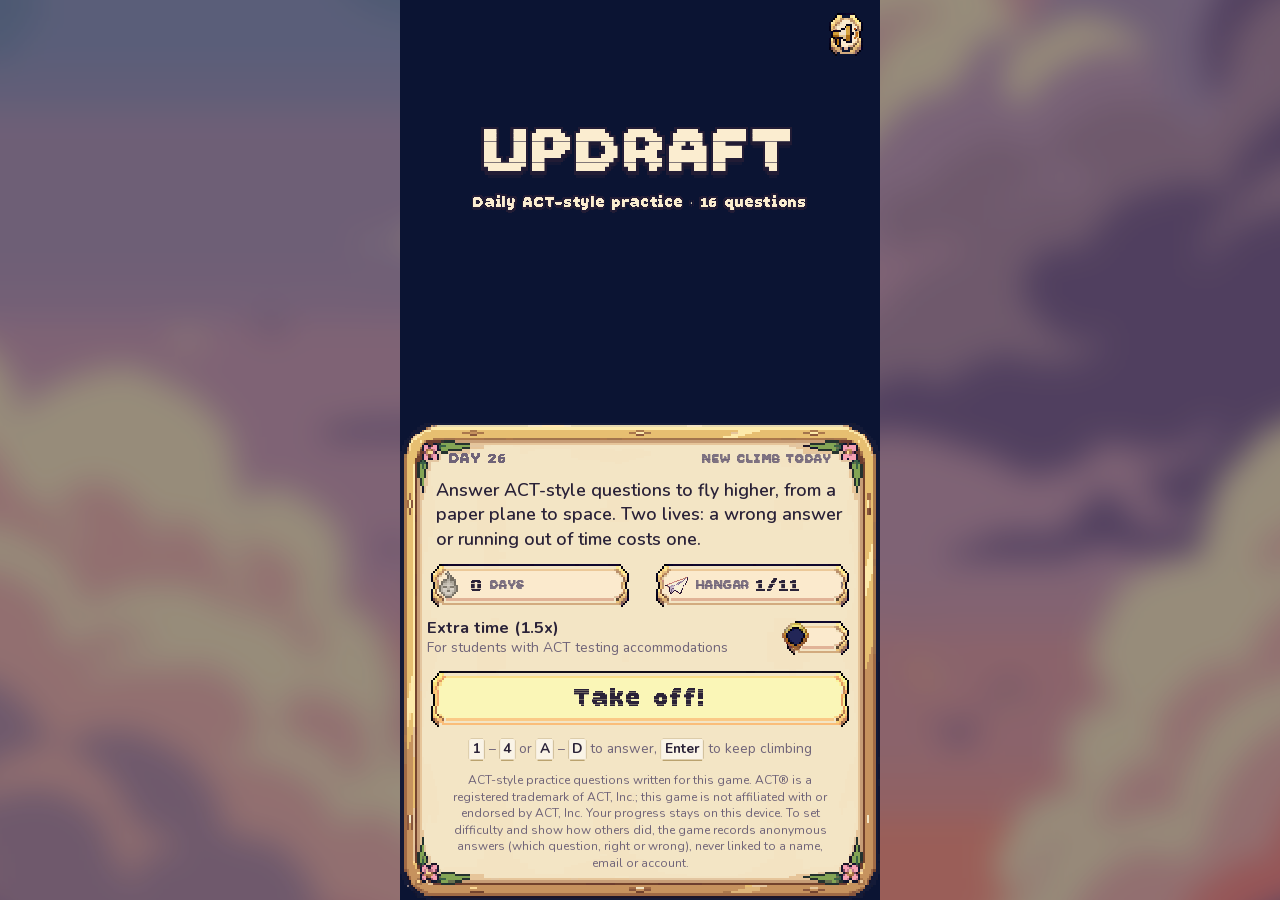
<file: index.html>
<!DOCTYPE html><html lang="en" class="XR_rJG_variable _8Li5zG_variable VBCQ2q_variable h-full antialiased"><head><meta charSet="utf-8"/><link rel="preconnect" href="https://eudpbprpbgqlcmcihwbh.supabase.co" crossorigin=""/><meta name="viewport" content="width=device-width, initial-scale=1, viewport-fit=cover"/><link rel="preload" href="/_next/static/media/07a39a8a4660cc7c-s.p.0r6juujl39pe6.woff2" as="font" crossorigin="" type="font/woff2"/><link rel="preload" href="/_next/static/media/29e2a75af8e45044-s.p.2kjei9psvcorz.woff2" as="font" crossorigin="" type="font/woff2"/><link rel="preload" href="/_next/static/media/updraft_display-s.p.1v7mnfxmpzm6w.ttf" as="font" crossorigin="" type="font/ttf"/><link rel="preload" href="/art/opening/sky-dawn.png?v=2b425d65" as="image" fetchPriority="high"/><link rel="stylesheet" href="/_next/static/chunks/108s835h1jgzg.css" data-precedence="next"/><link rel="preload" as="script" fetchPriority="low" href="/_next/static/chunks/0wfurka9errm3.js"/><script src="/_next/static/chunks/0yz0oxanetv6p.js" async=""></script><script src="/_next/static/chunks/23e6jep2anmtk.js" async=""></script><script src="/_next/static/chunks/turbopack-2u1d16houkiyo.js" async=""></script><script src="/_next/static/chunks/3qfy96eoyh-ek.js" async=""></script><script src="/_next/static/chunks/3knvskeg6423m.js" async=""></script><script src="/_next/static/chunks/2mmktbg-8gfmn.js" async=""></script><meta name="next-size-adjust" content=""/><meta name="theme-color" content="#14213d"/><title>Updraft: a daily ACT-style practice climb</title><meta name="description" content="Updraft is a free daily ACT-style practice game. Answer right to fly higher, from a paper plane to space. You get two lives, and everyone gets the same 16-step climb each day."/><link rel="manifest" href="/manifest.webmanifest"/><link rel="canonical" href="https://playupdraft.com"/><meta name="mobile-web-app-capable" content="yes"/><meta name="apple-mobile-web-app-title" content="Updraft"/><meta name="apple-mobile-web-app-status-bar-style" content="black-translucent"/><meta property="og:title" content="Updraft: a daily ACT-style practice climb"/><meta property="og:description" content="Updraft is a free daily ACT-style practice game. Answer right to fly higher, from a paper plane to space. You get two lives, and everyone gets the same 16-step climb each day."/><meta property="og:url" content="https://playupdraft.com"/><meta property="og:site_name" content="Updraft"/><meta property="og:image" content="https://playupdraft.com/opengraph-image.png?opengraph-image.13_mpj6ec3se4.png"/><meta property="og:image:type" content="image/png"/><meta property="og:image:width" content="1200"/><meta property="og:image:height" content="630"/><meta property="og:image:alt" content="Updraft, a daily ACT-style practice climb: pixel-art screens of a biplane, an airship and a Moon rocket."/><meta property="og:type" content="website"/><meta name="twitter:card" content="summary_large_image"/><meta name="twitter:title" content="Updraft: a daily ACT-style practice climb"/><meta name="twitter:description" content="Updraft is a free daily ACT-style practice game. Answer right to fly higher, from a paper plane to space. You get two lives, and everyone gets the same 16-step climb each day."/><meta name="twitter:image" content="https://playupdraft.com/twitter-image.png?twitter-image.13_mpj6ec3se4.png"/><meta name="twitter:image:alt" content="Updraft, a daily ACT-style practice climb: pixel-art screens of a biplane, an airship and a Moon rocket."/><meta name="twitter:image:type" content="image/png"/><meta name="twitter:image:width" content="1200"/><meta name="twitter:image:height" content="630"/><link rel="icon" href="/icon.png?icon.2e57di_v7igrp.png" sizes="64x64" type="image/png"/><link rel="apple-touch-icon" href="/apple-icon.png?apple-icon.0zh2d3x1b65fm.png" sizes="180x180" type="image/png"/><script src="/_next/static/chunks/0cz1d0mv5g_q7.js" noModule=""></script></head><body class="min-h-full" style="--ui-panel:url(/art/ui/panel.png?v=f7bab681);--ui-button:url(/art/ui/button.png?v=4426a761);--ui-badge:url(/art/ui/badge.png?v=4f01d18e)"><div hidden=""><!--$--><!--/$--></div><main class="relative flex h-[100dvh] justify-center"><div aria-hidden="true" class="fixed inset-0" style="background:linear-gradient(#809ac1, #e5b4b8 45%, #fdbb98 75%, #d9a7ab)"></div><div class="relative h-full overflow-hidden" style="width:var(--col);background-image:url(/art/opening/sky-dawn.png?v=2b425d65);background-size:max(108%, 60.75dvh) auto;background-position:center bottom;background-repeat:no-repeat;image-rendering:pixelated"><div class="absolute inset-x-0 top-[13%] flex justify-center"><h1 class="pixel-text pointer-events-none flex select-none flex-col items-center text-center text-[var(--cream)] motion-safe:animate-[bob_3.2s_ease-in-out_infinite] " style="font-size:calc(30 * var(--px));letter-spacing:calc(1 * var(--px));text-shadow:var(--px) 0 0 var(--outline), calc(-1 * var(--px)) 0 0 var(--outline), 0 var(--px) 0 var(--outline), 0 calc(-1 * var(--px)) 0 var(--outline), var(--px) var(--px) 0 var(--outline), calc(-1 * var(--px)) var(--px) 0 var(--outline), var(--px) calc(-1 * var(--px)) 0 var(--outline), calc(-1 * var(--px)) calc(-1 * var(--px)) 0 var(--outline), 0 calc(2 * var(--px)) 0 var(--outline), var(--px) calc(2 * var(--px)) 0 var(--outline), calc(-1 * var(--px)) calc(2 * var(--px)) 0 var(--outline), 0 calc(3 * var(--px)) 0 rgba(34, 28, 53, 0.45)">UPDRAFT<span class="sr-only">: </span><span class="pixel-outline" style="font-size:calc(7 * var(--px));letter-spacing:calc(0.3 * var(--px));margin-top:calc(5 * var(--px))">Daily ACT-style practice · <!-- -->16<!-- --> questions</span></h1></div><p role="status" class="pixel-text pixel-outline absolute inset-x-0 bottom-[24%] text-center text-[var(--cream)] motion-safe:animate-pulse" style="font-size:calc(7 * var(--px));letter-spacing:calc(0.3 * var(--px))">Preparing for takeoff…</p></div></main><!--$--><!--/$--><script id="_R_">(globalThis["TURBOPACK"] || (globalThis["TURBOPACK"] = [])).push({"otherChunks":["static/chunks/0wfurka9errm3.js","static/chunks/0yz0oxanetv6p.js","static/chunks/23e6jep2anmtk.js"],"runtimeModuleIds":[94553]});</script><script src="/_next/static/chunks/0wfurka9errm3.js" async=""></script><script>(self.__next_f=self.__next_f||[]).push([0])</script><script>self.__next_f.push([1,"1:\"$Sreact.fragment\"\n2:\"/_next/static/chunks/3qfy96eoyh-ek.js\"\n3:I[39756,[\"$2\"],\"default\"]\n4:I[37457,[\"$2\"],\"default\"]\n6:\"/_next/static/chunks/3knvskeg6423m.js\"\n7:\"/_next/static/chunks/2mmktbg-8gfmn.js\"\n8:I[11010,[\"$6\",\"$7\"],\"default\"]\n9:I[97367,[\"$2\"],\"OutletBoundary\"]\na:\"$Sreact.suspense\"\nc:\"ViewportBoundary\"\nd:I[97367,[\"$2\"],\"$c\"]\nf:\"MetadataBoundary\"\n10:I[97367,[\"$2\"],\"$f\"]\n12:I[68027,[],\"default\",1]\n:HL[\"/_next/static/chunks/108s835h1jgzg.css\",\"style\"]\n:HL[\"/_next/static/media/07a39a8a4660cc7c-s.p.0r6juujl39pe6.woff2\",\"font\",{\"crossOrigin\":\"\",\"type\":\"font/woff2\"}]\n:HL[\"/_next/static/media/29e2a75af8e45044-s.p.2kjei9psvcorz.woff2\",\"font\",{\"crossOrigin\":\"\",\"type\":\"font/woff2\"}]\n:HL[\"/_next/static/media/updraft_display-s.p.1v7mnfxmpzm6w.ttf\",\"font\",{\"crossOrigin\":\"\",\"type\":\"font/ttf\"}]\n:HC[\"https://eudpbprpbgqlcmcihwbh.supabase.co\",\"\"]\n:HL[\"/art/opening/sky-dawn.png?v=2b425d65\",\"image\",{\"fetchPriority\":\"high\"}]\n5:[[\"children\",{\"s\":\"__PAGE__\",\"h\":512,\"d\":{\"r\":[\"$\",\"$1\",\"c\",{\"children\":[[\"$\",\"$L8\",null,{}],[[\"$\",\"script\",\"script-0\",{\"src\":\"/_next/static/chunks/3knvskeg6423m.js\",\"async\":true,\"nonce\":\"$undefined\"}],[\"$\",\"script\",\"script-1\",{\"src\":\"/_next/static/chunks/2mmktbg-8gfmn.js\",\"async\":true,\"nonce\":\"$undefined\"}]],[\"$\",\"$L9\",null,{\"children\":[\"$\",\"$a\",null,{\"name\":\"Next.MetadataOutlet\",\"children\":\"$@b\"}]}]]}],\"p\":false,\"v\":null}}]]\n"])</script><script>self.__next_f.push([1,"0:{\"P\":null,\"c\":[\"\",\"\"],\"q\":\"\",\"i\":false,\"t\":{\"t\":{\"s\":\"\",\"h\":528,\"d\":{\"r\":[\"$\",\"$1\",\"c\",{\"children\":[[[\"$\",\"link\",\"0\",{\"rel\":\"stylesheet\",\"href\":\"/_next/static/chunks/108s835h1jgzg.css\",\"precedence\":\"next\",\"crossOrigin\":\"$undefined\",\"nonce\":\"$undefined\"}]],[\"$\",\"html\",null,{\"lang\":\"en\",\"className\":\"XR_rJG_variable _8Li5zG_variable VBCQ2q_variable h-full antialiased\",\"children\":[\"$\",\"body\",null,{\"className\":\"min-h-full\",\"style\":{\"--ui-panel\":\"url(/art/ui/panel.png?v=f7bab681)\",\"--ui-button\":\"url(/art/ui/button.png?v=4426a761)\",\"--ui-badge\":\"url(/art/ui/badge.png?v=4f01d18e)\"},\"children\":[\"$\",\"$L3\",null,{\"parallelRouterKey\":\"children\",\"error\":\"$undefined\",\"errorStyles\":\"$undefined\",\"errorScripts\":\"$undefined\",\"template\":[\"$\",\"$L4\",null,{}],\"templateStyles\":\"$undefined\",\"templateScripts\":\"$undefined\",\"notFound\":[[[\"$\",\"title\",null,{\"children\":\"404: This page could not be found.\"}],[\"$\",\"div\",null,{\"style\":{\"fontFamily\":\"system-ui,\\\"Segoe UI\\\",Roboto,Helvetica,Arial,sans-serif,\\\"Apple Color Emoji\\\",\\\"Segoe UI Emoji\\\"\",\"height\":\"100vh\",\"textAlign\":\"center\",\"display\":\"flex\",\"flexDirection\":\"column\",\"alignItems\":\"center\",\"justifyContent\":\"center\"},\"children\":[\"$\",\"div\",null,{\"children\":[[\"$\",\"style\",null,{\"dangerouslySetInnerHTML\":{\"__html\":\"body{color:#000;background:#fff;margin:0}.next-error-h1{border-right:1px solid rgba(0,0,0,.3)}@media (prefers-color-scheme:dark){body{color:#fff;background:#000}.next-error-h1{border-right:1px solid rgba(255,255,255,.3)}}\"}}],[\"$\",\"h1\",null,{\"className\":\"next-error-h1\",\"style\":{\"display\":\"inline-block\",\"margin\":\"0 20px 0 0\",\"padding\":\"0 23px 0 0\",\"fontSize\":24,\"fontWeight\":500,\"verticalAlign\":\"top\",\"lineHeight\":\"49px\"},\"children\":404}],[\"$\",\"div\",null,{\"style\":{\"display\":\"inline-block\"},\"children\":[\"$\",\"h2\",null,{\"style\":{\"fontSize\":14,\"fontWeight\":400,\"lineHeight\":\"49px\",\"margin\":0},\"children\":\"This page could not be found.\"}]}]]}]}]],[]],\"forbidden\":\"$undefined\",\"unauthorized\":\"$undefined\"}]}]}]]}],\"p\":false,\"v\":null},\"c\":\"$Q5\"},\"h\":{\"r\":[\"$\",\"$1\",\"h\",{\"children\":[null,[\"$\",\"$Ld\",null,{\"children\":\"$Le\"}],[\"$\",\"$L10\",null,{\"children\":[[\"$\",\"div\",null,{\"hidden\":true,\"children\":[\"$\",\"$a\",null,{\"name\":\"Next.Metadata\",\"children\":\"$L11\"}]}],null]}],[\"$\",\"meta\",null,{\"name\":\"next-size-adjust\",\"content\":\"\"}]]}],\"p\":false,\"v\":null}},\"m\":\"$undefined\",\"G\":[\"$12\",[[\"$\",\"link\",\"0\",{\"rel\":\"stylesheet\",\"href\":\"/_next/static/chunks/108s835h1jgzg.css\",\"precedence\":\"next\",\"crossOrigin\":\"$undefined\",\"nonce\":\"$undefined\"}]]],\"S\":true,\"r\":\"$undefined\",\"s\":\"$undefined\",\"a\":\"$undefined\",\"l\":\"$undefined\",\"p\":\"$undefined\",\"d\":\"$undefined\",\"b\":\"8SGtl3YyZUwAkAA-4Afnu\"}\n"])</script><script>self.__next_f.push([1,"e:[[\"$\",\"meta\",\"0\",{\"charSet\":\"utf-8\"}],[\"$\",\"meta\",\"1\",{\"name\":\"viewport\",\"content\":\"width=device-width, initial-scale=1, viewport-fit=cover\"}],[\"$\",\"meta\",\"2\",{\"name\":\"theme-color\",\"content\":\"#14213d\"}]]\n"])</script><script>self.__next_f.push([1,"13:I[27201,[\"$2\"],\"IconMark\"]\nb:null\n"])</script><script>self.__next_f.push([1,"11:[[\"$\",\"title\",\"0\",{\"children\":\"Updraft: a daily ACT-style practice climb\"}],[\"$\",\"meta\",\"1\",{\"name\":\"description\",\"content\":\"Updraft is a free daily ACT-style practice game. Answer right to fly higher, from a paper plane to space. You get two lives, and everyone gets the same 16-step climb each day.\"}],[\"$\",\"link\",\"2\",{\"rel\":\"manifest\",\"href\":\"/manifest.webmanifest\",\"crossOrigin\":\"$undefined\"}],[\"$\",\"link\",\"3\",{\"rel\":\"canonical\",\"href\":\"https://playupdraft.com\"}],[\"$\",\"meta\",\"4\",{\"name\":\"mobile-web-app-capable\",\"content\":\"yes\"}],[\"$\",\"meta\",\"5\",{\"name\":\"apple-mobile-web-app-title\",\"content\":\"Updraft\"}],[\"$\",\"meta\",\"6\",{\"name\":\"apple-mobile-web-app-status-bar-style\",\"content\":\"black-translucent\"}],[\"$\",\"meta\",\"7\",{\"property\":\"og:title\",\"content\":\"Updraft: a daily ACT-style practice climb\"}],[\"$\",\"meta\",\"8\",{\"property\":\"og:description\",\"content\":\"Updraft is a free daily ACT-style practice game. Answer right to fly higher, from a paper plane to space. You get two lives, and everyone gets the same 16-step climb each day.\"}],[\"$\",\"meta\",\"9\",{\"property\":\"og:url\",\"content\":\"https://playupdraft.com\"}],[\"$\",\"meta\",\"10\",{\"property\":\"og:site_name\",\"content\":\"Updraft\"}],[\"$\",\"meta\",\"11\",{\"property\":\"og:image\",\"content\":\"https://playupdraft.com/opengraph-image.png?opengraph-image.13_mpj6ec3se4.png\"}],[\"$\",\"meta\",\"12\",{\"property\":\"og:image:type\",\"content\":\"image/png\"}],[\"$\",\"meta\",\"13\",{\"property\":\"og:image:width\",\"content\":\"1200\"}],[\"$\",\"meta\",\"14\",{\"property\":\"og:image:height\",\"content\":\"630\"}],[\"$\",\"meta\",\"15\",{\"property\":\"og:image:alt\",\"content\":\"Updraft, a daily ACT-style practice climb: pixel-art screens of a biplane, an airship and a Moon rocket.\"}],[\"$\",\"meta\",\"16\",{\"property\":\"og:type\",\"content\":\"website\"}],[\"$\",\"meta\",\"17\",{\"name\":\"twitter:card\",\"content\":\"summary_large_image\"}],[\"$\",\"meta\",\"18\",{\"name\":\"twitter:title\",\"content\":\"Updraft: a daily ACT-style practice climb\"}],[\"$\",\"meta\",\"19\",{\"name\":\"twitter:description\",\"content\":\"Updraft is a free daily ACT-style practice game. Answer right to fly higher, from a paper plane to space. You get two lives, and everyone gets the same 16-step climb each day.\"}],[\"$\",\"meta\",\"20\",{\"name\":\"twitter:image\",\"content\":\"https://playupdraft.com/twitter-image.png?twitter-image.13_mpj6ec3se4.png\"}],[\"$\",\"meta\",\"21\",{\"name\":\"twitter:image:alt\",\"content\":\"Updraft, a daily ACT-style practice climb: pixel-art screens of a biplane, an airship and a Moon rocket.\"}],[\"$\",\"meta\",\"22\",{\"name\":\"twitter:image:type\",\"content\":\"image/png\"}],[\"$\",\"meta\",\"23\",{\"name\":\"twitter:image:width\",\"content\":\"1200\"}],[\"$\",\"meta\",\"24\",{\"name\":\"twitter:image:height\",\"content\":\"630\"}],[\"$\",\"link\",\"25\",{\"rel\":\"icon\",\"href\":\"/icon.png?icon.2e57di_v7igrp.png\",\"sizes\":\"64x64\",\"type\":\"image/png\"}],[\"$\",\"link\",\"26\",{\"rel\":\"apple-touch-icon\",\"href\":\"/apple-icon.png?apple-icon.0zh2d3x1b65fm.png\",\"sizes\":\"180x180\",\"type\":\"image/png\"}],[\"$\",\"$L13\",\"27\",{}]]\n"])</script></body></html>
</file>
<file: _next/static/chunks/108s835h1jgzg.css>
@font-face{font-family:Nunito;font-style:normal;font-weight:200 1000;font-display:swap;src:url(../media/e27b85d01cb4b1af-s.1zkvd_innyig_.woff2)format("woff2");unicode-range:U+460-52F,U+1C80-1C8A,U+20B4,U+2DE0-2DFF,U+A640-A69F,U+FE2E-FE2F}@font-face{font-family:Nunito;font-style:normal;font-weight:200 1000;font-display:swap;src:url(../media/10e5db483fb7b6ef-s.2c8-7nzo1jf9r.woff2)format("woff2");unicode-range:U+301,U+400-45F,U+490-491,U+4B0-4B1,U+2116}@font-face{font-family:Nunito;font-style:normal;font-weight:200 1000;font-display:swap;src:url(../media/01a1b57b2e0cef27-s.1vcas2uk12q5a.woff2)format("woff2");unicode-range:U+102-103,U+110-111,U+128-129,U+168-169,U+1A0-1A1,U+1AF-1B0,U+300-301,U+303-304,U+308-309,U+323,U+329,U+1EA0-1EF9,U+20AB}@font-face{font-family:Nunito;font-style:normal;font-weight:200 1000;font-display:swap;src:url(../media/648e19a466ec92f1-s.2demiz2t05dx4.woff2)format("woff2");unicode-range:U+100-2BA,U+2BD-2C5,U+2C7-2CC,U+2CE-2D7,U+2DD-2FF,U+304,U+308,U+329,U+1D00-1DBF,U+1E00-1E9F,U+1EF2-1EFF,U+2020,U+20A0-20AB,U+20AD-20C4,U+2113,U+2C60-2C7F,U+A720-A7FF}@font-face{font-family:Nunito;font-style:normal;font-weight:200 1000;font-display:swap;src:url(../media/29e2a75af8e45044-s.p.2kjei9psvcorz.woff2)format("woff2");unicode-range:U+??,U+131,U+152-153,U+2BB-2BC,U+2C6,U+2DA,U+2DC,U+304,U+308,U+329,U+2000-206F,U+20AC,U+2122,U+2191,U+2193,U+2212,U+2215,U+FEFF,U+FFFD}@font-face{font-family:Nunito Fallback;src:local(Arial);ascent-override:99.71%;descent-override:34.82%;line-gap-override:0.0%;size-adjust:101.39%}.XR_rJG_className{font-family:Nunito,Nunito Fallback;font-style:normal}.XR_rJG_variable{--font-body:"Nunito", "Nunito Fallback"}
@font-face{font-family:Geist Mono;font-style:normal;font-weight:100 900;font-display:swap;src:url(../media/b0c6b664fd57c2c6-s.31988l_ccedte.woff2)format("woff2");unicode-range:U+460-52F,U+1C80-1C8A,U+20B4,U+2DE0-2DFF,U+A640-A69F,U+FE2E-FE2F}@font-face{font-family:Geist Mono;font-style:normal;font-weight:100 900;font-display:swap;src:url(../media/6e342921ee4dcd9d-s.2tuy5pz7dlieh.woff2)format("woff2");unicode-range:U+301,U+400-45F,U+490-491,U+4B0-4B1,U+2116}@font-face{font-family:Geist Mono;font-style:normal;font-weight:100 900;font-display:swap;src:url(../media/2bb852295097cd96-s.2dbetqa9o8jxf.woff2)format("woff2");unicode-range:U+2000-2001,U+2004-2008,U+200A,U+23B8-23BD,U+2500-259F}@font-face{font-family:Geist Mono;font-style:normal;font-weight:100 900;font-display:swap;src:url(../media/9eb5a876700c0028-s.1uyisp29ctx0d.woff2)format("woff2");unicode-range:U+102-103,U+110-111,U+128-129,U+168-169,U+1A0-1A1,U+1AF-1B0,U+300-301,U+303-304,U+308-309,U+323,U+329,U+1EA0-1EF9,U+20AB}@font-face{font-family:Geist Mono;font-style:normal;font-weight:100 900;font-display:swap;src:url(../media/2a04751c893bf294-s.1rgnod-3esatf.woff2)format("woff2");unicode-range:U+100-2BA,U+2BD-2C5,U+2C7-2CC,U+2CE-2D7,U+2DD-2FF,U+304,U+308,U+329,U+1D00-1DBF,U+1E00-1E9F,U+1EF2-1EFF,U+2020,U+20A0-20AB,U+20AD-20C4,U+2113,U+2C60-2C7F,U+A720-A7FF}@font-face{font-family:Geist Mono;font-style:normal;font-weight:100 900;font-display:swap;src:url(../media/07a39a8a4660cc7c-s.p.0r6juujl39pe6.woff2)format("woff2");unicode-range:U+??,U+131,U+152-153,U+2BB-2BC,U+2C6,U+2DA,U+2DC,U+304,U+308,U+329,U+2000-206F,U+20AC,U+2122,U+2191,U+2193,U+2212,U+2215,U+FEFF,U+FFFD}@font-face{font-family:Geist Mono Fallback;src:local(Arial);ascent-override:74.67%;descent-override:21.92%;line-gap-override:0.0%;size-adjust:134.59%}._8Li5zG_className{font-family:Geist Mono,Geist Mono Fallback;font-style:normal}._8Li5zG_variable{--font-geist-mono:"Geist Mono", "Geist Mono Fallback"}
@font-face{font-family:display;src:url(../media/updraft_display-s.p.1v7mnfxmpzm6w.ttf)format("truetype");font-display:swap}@font-face{font-family:display Fallback;src:local(Arial);ascent-override:70.66%;descent-override:16.31%;line-gap-override:0.0%;size-adjust:114.99%}.VBCQ2q_className{font-family:display,display Fallback}.VBCQ2q_variable{--font-display:"display", "display Fallback"}
@layer properties{@supports (((-webkit-hyphens:none)) and (not (margin-trim:block))) or ((-moz-orient:inline) and (not (color:rgb(from red r g b)))){*,:before,:after,::backdrop{--tw-translate-x:0;--tw-translate-y:0;--tw-translate-z:0;--tw-rotate-x:initial;--tw-rotate-y:initial;--tw-rotate-z:initial;--tw-skew-x:initial;--tw-skew-y:initial;--tw-space-y-reverse:0;--tw-border-style:solid;--tw-gradient-position:initial;--tw-gradient-from:#0000;--tw-gradient-via:#0000;--tw-gradient-to:#0000;--tw-gradient-stops:initial;--tw-gradient-via-stops:initial;--tw-gradient-from-position:0%;--tw-gradient-via-position:50%;--tw-gradient-to-position:100%;--tw-leading:initial;--tw-font-weight:initial;--tw-tracking:initial;--tw-ordinal:initial;--tw-slashed-zero:initial;--tw-numeric-figure:initial;--tw-numeric-spacing:initial;--tw-numeric-fraction:initial;--tw-shadow:0 0 #0000;--tw-shadow-color:initial;--tw-shadow-alpha:100%;--tw-inset-shadow:0 0 #0000;--tw-inset-shadow-color:initial;--tw-inset-shadow-alpha:100%;--tw-ring-color:initial;--tw-ring-shadow:0 0 #0000;--tw-inset-ring-color:initial;--tw-inset-ring-shadow:0 0 #0000;--tw-ring-inset:initial;--tw-ring-offset-width:0px;--tw-ring-offset-color:#fff;--tw-ring-offset-shadow:0 0 #0000;--tw-outline-style:solid;--tw-blur:initial;--tw-brightness:initial;--tw-contrast:initial;--tw-grayscale:initial;--tw-hue-rotate:initial;--tw-invert:initial;--tw-opacity:initial;--tw-saturate:initial;--tw-sepia:initial;--tw-drop-shadow:initial;--tw-drop-shadow-color:initial;--tw-drop-shadow-alpha:100%;--tw-drop-shadow-size:initial;--tw-duration:initial;--tw-ease:initial;--tw-content:""}}}@layer theme{:root,:host{--color-white:#fff;--spacing:.25rem;--font-weight-normal:400;--font-weight-semibold:600;--font-weight-bold:700;--font-weight-extrabold:800;--tracking-wide:.025em;--leading-tight:1.25;--leading-snug:1.375;--leading-relaxed:1.625;--radius-sm:.25rem;--ease-in:cubic-bezier(.4, 0, 1, 1);--ease-out:cubic-bezier(0, 0, .2, 1);--animate-pulse:pulse 2s cubic-bezier(.4, 0, .6, 1) infinite;--default-transition-duration:.15s;--default-transition-timing-function:cubic-bezier(.4, 0, .2, 1);--default-font-family:var(--font-body);--default-mono-font-family:var(--font-geist-mono);--font-display:var(--font-display)}}@layer base{*,:after,:before,::backdrop{box-sizing:border-box;border:0 solid;margin:0;padding:0}::file-selector-button{box-sizing:border-box;border:0 solid;margin:0;padding:0}html,:host{-webkit-text-size-adjust:100%;tab-size:4;line-height:1.5;font-family:var(--default-font-family,-apple-system, BlinkMacSystemFont, "Segoe UI", Roboto, "Helvetica Neue", "Noto Sans", Arial, sans-serif, "Apple Color Emoji", "Segoe UI Emoji", "Segoe UI Symbol", "Noto Color Emoji");font-feature-settings:var(--default-font-feature-settings,normal);font-variation-settings:var(--default-font-variation-settings,normal);-webkit-tap-highlight-color:transparent}hr{height:0;color:inherit;border-top-width:1px}abbr:where([title]){-webkit-text-decoration:underline dotted;text-decoration:underline dotted}h1,h2,h3,h4,h5,h6{font-size:inherit;font-weight:inherit}a{color:inherit;-webkit-text-decoration:inherit;-webkit-text-decoration:inherit;-webkit-text-decoration:inherit;-webkit-text-decoration:inherit;text-decoration:inherit}b,strong{font-weight:bolder}code,kbd,samp,pre{font-family:var(--default-mono-font-family,ui-monospace, SFMono-Regular, Menlo, Monaco, Consolas, "Liberation Mono", "Courier New", monospace);font-feature-settings:var(--default-mono-font-feature-settings,normal);font-variation-settings:var(--default-mono-font-variation-settings,normal);font-size:1em}small{font-size:80%}sub,sup{vertical-align:baseline;font-size:75%;line-height:0;position:relative}sub{bottom:-.25em}sup{top:-.5em}table{text-indent:0;border-color:inherit;border-collapse:collapse}:-moz-focusring:where(:not(iframe)){outline:auto}progress{vertical-align:baseline}summary{display:list-item}ol,ul,menu{list-style:none}img,svg,video,canvas,audio,iframe,embed,object{vertical-align:middle;display:block}img,video{max-width:100%;height:auto}button,input,select,optgroup,textarea{font:inherit;font-feature-settings:inherit;font-variation-settings:inherit;letter-spacing:inherit;color:inherit;opacity:1;background-color:#0000;border-radius:0}::file-selector-button{font:inherit;font-feature-settings:inherit;font-variation-settings:inherit;letter-spacing:inherit;color:inherit;opacity:1;background-color:#0000;border-radius:0}:where(select:is([multiple],[size])) optgroup{font-weight:bolder}:where(select:is([multiple],[size])) optgroup option{padding-inline-start:20px}::file-selector-button{margin-inline-end:4px}::placeholder{opacity:1}@supports (not ((-webkit-appearance:-apple-pay-button))) or (contain-intrinsic-size:1px){::placeholder{color:currentColor}@supports (color:color-mix(in lab, red, red)){::placeholder{color:color-mix(in oklab, currentcolor 50%, transparent)}}}textarea{resize:vertical}::-webkit-search-decoration{-webkit-appearance:none}::-webkit-date-and-time-value{min-height:1lh;text-align:inherit}::-webkit-datetime-edit{display:inline-flex}::-webkit-datetime-edit-fields-wrapper{padding:0}::-webkit-datetime-edit{padding-block:0}::-webkit-datetime-edit-year-field{padding-block:0}::-webkit-datetime-edit-month-field{padding-block:0}::-webkit-datetime-edit-day-field{padding-block:0}::-webkit-datetime-edit-hour-field{padding-block:0}::-webkit-datetime-edit-minute-field{padding-block:0}::-webkit-datetime-edit-second-field{padding-block:0}::-webkit-datetime-edit-millisecond-field{padding-block:0}::-webkit-datetime-edit-meridiem-field{padding-block:0}::-webkit-calendar-picker-indicator{line-height:1}:-moz-ui-invalid{box-shadow:none}button,input:where([type=button],[type=reset],[type=submit]){appearance:button}::file-selector-button{appearance:button}::-webkit-inner-spin-button{height:auto}::-webkit-outer-spin-button{height:auto}[hidden]:where(:not([hidden=until-found])){display:none!important}}@layer components{.pixel-text{font-family:var(--font-display), var(--font-body), system-ui, sans-serif;letter-spacing:.04em;-webkit-font-smoothing:none;font-variant-numeric:tabular-nums;font-weight:400;line-height:1}.pixel-panel{isolation:isolate;position:relative}.pixel-panel:before{content:"";z-index:-1;border-style:solid;border-width:calc(22 * var(--px));border-image-source:var(--ui-panel);image-rendering:pixelated;pointer-events:none;border-image-slice:22 fill;border-image-repeat:stretch;position:absolute;inset:0}.pixel-pill{isolation:isolate;position:relative}.pixel-pill:before{content:"";z-index:-1;border-style:solid;border-width:calc(6 * var(--px)) calc(12 * var(--px));border-image-source:var(--ui-button);image-rendering:pixelated;pointer-events:none;border-image-slice:6 12 fill;border-image-repeat:stretch;transition:filter .12s ease-out;position:absolute;inset:0}.pixel-pill[data-tone=good]:before{filter:sepia()saturate(2.6)hue-rotate(58deg)brightness(.96)}.pixel-pill[data-tone=bad]:before{filter:sepia()brightness(.75)hue-rotate(-60deg)saturate(3)}.pixel-pill[data-tone=gold]:before{filter:sepia(.75)saturate(1.9)hue-rotate(-12deg)brightness(.98)}.pixel-pill[data-tone=dim]{opacity:.55}.pixel-press{transform-origin:50%;transition:transform .11s cubic-bezier(.2,.8,.3,1.2)}@media (hover:hover) and (pointer:fine){.pixel-press:hover:not(:disabled){transform:translateY(calc(-.75 * var(--px)))}.pixel-press:hover:not(:disabled):not([data-tone]):before,.pixel-press[data-tone=cream]:hover:not(:disabled):before{filter:brightness(1.05)saturate(1.1)}.pixel-press[data-tone=gold]:hover:not(:disabled):before{filter:sepia(.75)saturate(2.1)hue-rotate(-12deg)brightness(1.06)}}.pixel-press:active:not(:disabled),.pixel-press[data-pressed=true]{transform:scale(.96,.94)}.pixel-press:active:not(:disabled):before,.pixel-press[data-pressed=true]:before{filter:brightness(.86)}.pixel-press[data-tone=good]:active:not(:disabled):before,.pixel-press[data-tone=good][data-pressed=true]:before{filter:sepia()saturate(2.6)hue-rotate(58deg)brightness(.82)}.pixel-press[data-tone=gold]:active:not(:disabled):before{filter:sepia(.75)saturate(1.9)hue-rotate(-12deg)brightness(.84)}.pixel-press:focus-visible{outline:calc(1.5 * var(--px)) solid var(--outline);outline-offset:calc(1 * var(--px))}.pixel-art{image-rendering:pixelated}.pixel-corners{clip-path:polygon(0 var(--px), var(--px) var(--px), var(--px) 0, calc(100% - var(--px)) 0, calc(100% - var(--px)) var(--px), 100% var(--px), 100% calc(100% - var(--px)), calc(100% - var(--px)) calc(100% - var(--px)), calc(100% - var(--px)) 100%, var(--px) 100%, var(--px) calc(100% - var(--px)), 0 calc(100% - var(--px)))}.pixel-outline{--o:max(1px, calc(.75 * var(--px)));text-shadow:var(--o) 0 0 var(--outline), calc(-1 * var(--o)) 0 0 var(--outline), 0 var(--o) 0 var(--outline), 0 calc(-1 * var(--o)) 0 var(--outline), var(--o) var(--o) 0 var(--outline), calc(-1 * var(--o)) var(--o) 0 var(--outline), var(--o) calc(-1 * var(--o)) 0 var(--outline), calc(-1 * var(--o)) calc(-1 * var(--o)) 0 var(--outline), 0 calc(2 * var(--o)) 0 var(--outline)}}@layer utilities{.pointer-events-auto{pointer-events:auto}.pointer-events-none{pointer-events:none}.collapse{visibility:collapse}.invisible{visibility:hidden}.visible{visibility:visible}.sr-only{clip-path:inset(50%);white-space:nowrap;border-width:0;width:1px;height:1px;margin:-1px;padding:0;position:absolute;overflow:hidden}.absolute{position:absolute}.fixed{position:fixed}.relative{position:relative}.static{position:static}.sticky{position:sticky}.inset-0{inset:0}.inset-x-0{inset-inline:0}.inset-y-0{inset-block:0}.top-0{top:0}.top-1\/2{top:50%}.top-\[13\%\]{top:13%}.right-0{right:0}.bottom-0{bottom:0}.bottom-\[24\%\]{bottom:24%}.left-0{left:0}.left-1\/2{left:50%}.z-10{z-index:10}.z-20{z-index:20}.z-30{z-index:30}.z-50{z-index:50}.container{width:100%}@media (min-width:40rem){.container{max-width:40rem}}@media (min-width:48rem){.container{max-width:48rem}}@media (min-width:64rem){.container{max-width:64rem}}@media (min-width:80rem){.container{max-width:80rem}}@media (min-width:96rem){.container{max-width:96rem}}.mx-auto{margin-inline:auto}.ml-auto{margin-left:auto}.line-clamp-4{-webkit-line-clamp:4;-webkit-box-orient:vertical;display:-webkit-box;overflow:hidden}.block{display:block}.contents{display:contents}.flex{display:flex}.grid{display:grid}.hidden{display:none}.inline-block{display:inline-block}.inline-flex{display:inline-flex}.table{display:table}.h-\[72dvh\]{height:72dvh}.h-\[100dvh\]{height:100dvh}.h-full{height:100%}.max-h-\[64dvh\]{max-height:64dvh}.max-h-\[68dvh\]{max-height:68dvh}.max-h-\[80dvh\]{max-height:80dvh}.max-h-\[85dvh\]{max-height:85dvh}.max-h-\[92dvh\]{max-height:92dvh}.min-h-0{min-height:0}.min-h-10{min-height:calc(var(--spacing) * 10)}.min-h-\[calc\(14\*var\(--px\)\)\]{min-height:calc(14 * var(--px))}.min-h-\[calc\(20\*var\(--px\)\)\]{min-height:calc(20 * var(--px))}.min-h-\[calc\(26\*var\(--px\)\)\]{min-height:calc(26 * var(--px))}.min-h-full{min-height:100%}.w-1\/3{width:33.3333%}.w-2\/5{width:40%}.w-fit{width:fit-content}.w-full{width:100%}.max-w-\[var\(--col\)\]{max-width:var(--col)}.min-w-0{min-width:0}.min-w-full{min-width:100%}.flex-1{flex:1}.flex-\[1\.6\]{flex:1.6}.flex-auto{flex:auto}.shrink{flex-shrink:1}.shrink-0{flex-shrink:0}.grow{flex-grow:1}.border-collapse{border-collapse:collapse}.origin-left{transform-origin:0}.-translate-x-1\/2{--tw-translate-x:calc(calc(1 / 2 * 100%) * -1);translate:var(--tw-translate-x) var(--tw-translate-y)}.-translate-y-1\/2{--tw-translate-y:calc(calc(1 / 2 * 100%) * -1);translate:var(--tw-translate-x) var(--tw-translate-y)}.transform{transform:var(--tw-rotate-x, ) var(--tw-rotate-y, ) var(--tw-rotate-z, ) var(--tw-skew-x, ) var(--tw-skew-y, )}.animate-\[plus-one_1100ms_ease-out_forwards\]{animation:1.1s ease-out forwards plus-one}.cursor-pointer{cursor:pointer}.cursor-text{cursor:text}.resize-none{resize:none}.grid-cols-2{grid-template-columns:repeat(2,minmax(0,1fr))}.grid-cols-3{grid-template-columns:repeat(3,minmax(0,1fr))}.grid-cols-6{grid-template-columns:repeat(6,minmax(0,1fr))}.grid-cols-7{grid-template-columns:repeat(7,minmax(0,1fr))}.flex-col{flex-direction:column}.flex-wrap{flex-wrap:wrap}.items-baseline{align-items:baseline}.items-center{align-items:center}.items-end{align-items:flex-end}.items-start{align-items:flex-start}.\!justify-start{justify-content:flex-start!important}.justify-between{justify-content:space-between}.justify-center{justify-content:center}.justify-end{justify-content:flex-end}:where(.space-y-2>:not(:last-child)){--tw-space-y-reverse:0;margin-block-start:calc(calc(var(--spacing) * 2) * var(--tw-space-y-reverse));margin-block-end:calc(calc(var(--spacing) * 2) * calc(1 - var(--tw-space-y-reverse)))}:where(.space-y-3>:not(:last-child)){--tw-space-y-reverse:0;margin-block-start:calc(calc(var(--spacing) * 3) * var(--tw-space-y-reverse));margin-block-end:calc(calc(var(--spacing) * 3) * calc(1 - var(--tw-space-y-reverse)))}.self-start{align-self:flex-start}.truncate{text-overflow:ellipsis;white-space:nowrap;overflow:hidden}.overflow-hidden{overflow:hidden}.overflow-x-auto{overflow-x:auto}.overflow-y-auto{overflow-y:auto}.overscroll-contain{overscroll-behavior:contain}.rounded{border-radius:.25rem}.rounded-full{border-radius:2147483647px}.rounded-sm{border-radius:var(--radius-sm)}.border{border-style:var(--tw-border-style);border-width:1px}.border-\[\#c9ab78\]{border-color:#c9ab78}.bg-\[\#0b1433\]{background-color:#0b1433}.bg-\[\#0b1433\]\/60{background-color:#0b143399;background-color:lab(7.01526% 5.6386 -22.1373/.6)}.bg-\[\#ead6ae\]{background-color:#ead6ae}.bg-\[\#fbf2df\]{background-color:#fbf2df}.bg-\[\#fff3c4\]{background-color:#fff3c4}.bg-\[\#fffaf0\]{background-color:#fffaf0}.bg-\[rgba\(11\,20\,51\,0\.6\)\]{background-color:#0b143399}.bg-\[rgba\(11\,20\,51\,0\.92\)\]{background-color:#0b1433eb}.bg-\[var\(--bad\)\]{background-color:var(--bad)}.bg-\[var\(--good\)\]{background-color:var(--good)}.bg-\[var\(--highlight\)\]{background-color:var(--highlight)}.bg-\[var\(--navy\)\]{background-color:var(--navy)}.bg-gradient-to-r{--tw-gradient-position:to right in oklab;background-image:linear-gradient(var(--tw-gradient-stops))}.from-transparent{--tw-gradient-from:transparent;--tw-gradient-stops:var(--tw-gradient-via-stops,var(--tw-gradient-position), var(--tw-gradient-from) var(--tw-gradient-from-position), var(--tw-gradient-to) var(--tw-gradient-to-position))}.via-white\/45{--tw-gradient-via:#ffffff73}@supports (color:color-mix(in lab, red, red)){.via-white\/45{--tw-gradient-via:color-mix(in oklab, var(--color-white) 45%, transparent)}}.via-white\/45{--tw-gradient-via-stops:var(--tw-gradient-position), var(--tw-gradient-from) var(--tw-gradient-from-position), var(--tw-gradient-via) var(--tw-gradient-via-position), var(--tw-gradient-to) var(--tw-gradient-to-position);--tw-gradient-stops:var(--tw-gradient-via-stops)}.via-white\/50{--tw-gradient-via:#ffffff80}@supports (color:color-mix(in lab, red, red)){.via-white\/50{--tw-gradient-via:color-mix(in oklab, var(--color-white) 50%, transparent)}}.via-white\/50{--tw-gradient-via-stops:var(--tw-gradient-position), var(--tw-gradient-from) var(--tw-gradient-from-position), var(--tw-gradient-via) var(--tw-gradient-via-position), var(--tw-gradient-to) var(--tw-gradient-to-position);--tw-gradient-stops:var(--tw-gradient-via-stops)}.via-white\/60{--tw-gradient-via:#fff9}@supports (color:color-mix(in lab, red, red)){.via-white\/60{--tw-gradient-via:color-mix(in oklab, var(--color-white) 60%, transparent)}}.via-white\/60{--tw-gradient-via-stops:var(--tw-gradient-position), var(--tw-gradient-from) var(--tw-gradient-from-position), var(--tw-gradient-via) var(--tw-gradient-via-position), var(--tw-gradient-to) var(--tw-gradient-to-position);--tw-gradient-stops:var(--tw-gradient-via-stops)}.via-white\/70{--tw-gradient-via:#ffffffb3}@supports (color:color-mix(in lab, red, red)){.via-white\/70{--tw-gradient-via:color-mix(in oklab, var(--color-white) 70%, transparent)}}.via-white\/70{--tw-gradient-via-stops:var(--tw-gradient-position), var(--tw-gradient-from) var(--tw-gradient-from-position), var(--tw-gradient-via) var(--tw-gradient-via-position), var(--tw-gradient-to) var(--tw-gradient-to-position);--tw-gradient-stops:var(--tw-gradient-via-stops)}.to-transparent{--tw-gradient-to:transparent;--tw-gradient-stops:var(--tw-gradient-via-stops,var(--tw-gradient-position), var(--tw-gradient-from) var(--tw-gradient-from-position), var(--tw-gradient-to) var(--tw-gradient-to-position))}.px-0\.5{padding-inline:calc(var(--spacing) * .5)}.px-2{padding-inline:calc(var(--spacing) * 2)}.px-\[calc\(7\*var\(--px\)\)\]{padding-inline:calc(7 * var(--px))}.px-\[calc\(10\*var\(--px\)\)\]{padding-inline:calc(10 * var(--px))}.px-\[calc\(12\*var\(--px\)\)\]{padding-inline:calc(12 * var(--px))}.py-0\.5{padding-block:calc(var(--spacing) * .5)}.py-1{padding-block:var(--spacing)}.pb-\[env\(safe-area-inset-bottom\)\]{padding-bottom:env(safe-area-inset-bottom)}.pl-1{padding-left:var(--spacing)}.text-center{text-align:center}.text-left{text-align:left}.text-right{text-align:right}.text-\[calc\(7\*var\(--px\)\)\]{font-size:calc(7 * var(--px))}.text-\[calc\(9\*var\(--px\)\)\]{font-size:calc(9 * var(--px))}.text-\[calc\(12\*var\(--px\)\)\]{font-size:calc(12 * var(--px))}.leading-none{--tw-leading:1;line-height:1}.leading-relaxed{--tw-leading:var(--leading-relaxed);line-height:var(--leading-relaxed)}.leading-snug{--tw-leading:var(--leading-snug);line-height:var(--leading-snug)}.leading-tight{--tw-leading:var(--leading-tight);line-height:var(--leading-tight)}.font-bold{--tw-font-weight:var(--font-weight-bold);font-weight:var(--font-weight-bold)}.font-extrabold{--tw-font-weight:var(--font-weight-extrabold);font-weight:var(--font-weight-extrabold)}.font-normal{--tw-font-weight:var(--font-weight-normal);font-weight:var(--font-weight-normal)}.font-semibold{--tw-font-weight:var(--font-weight-semibold);font-weight:var(--font-weight-semibold)}.tracking-wide{--tw-tracking:var(--tracking-wide);letter-spacing:var(--tracking-wide)}.break-all{word-break:break-all}.whitespace-nowrap{white-space:nowrap}.text-\[\#3a7fb5\]{color:#3a7fb5}.text-\[\#8fe3b0\]{color:#8fe3b0}.text-\[\#c2560c\]{color:#c2560c}.text-\[\#cbbfd9\]{color:#cbbfd9}.text-\[\#d9cfe6\]{color:#d9cfe6}.text-\[\#e8711a\]{color:#e8711a}.text-\[\#f6c453\]{color:#f6c453}.text-\[rgba\(43\,35\,71\,0\.55\)\]{color:#2b23478c}.text-\[var\(--bad-ink\)\]{color:var(--bad-ink)}.text-\[var\(--brass-dark\)\]{color:var(--brass-dark)}.text-\[var\(--cream\)\]{color:var(--cream)}.text-\[var\(--good\)\]{color:var(--good)}.text-\[var\(--good-ink\)\]{color:var(--good-ink)}.text-\[var\(--ink\)\]{color:var(--ink)}.text-\[var\(--muted\)\]{color:var(--muted)}.text-white{color:var(--color-white)}.uppercase{text-transform:uppercase}.italic{font-style:italic}.not-italic{font-style:normal}.ordinal{--tw-ordinal:ordinal;font-variant-numeric:var(--tw-ordinal, ) var(--tw-slashed-zero, ) var(--tw-numeric-figure, ) var(--tw-numeric-spacing, ) var(--tw-numeric-fraction, )}.tabular-nums{--tw-numeric-spacing:tabular-nums;font-variant-numeric:var(--tw-ordinal, ) var(--tw-slashed-zero, ) var(--tw-numeric-figure, ) var(--tw-numeric-spacing, ) var(--tw-numeric-fraction, )}.underline{text-decoration-line:underline}.decoration-\[var\(--brass-dark\)\]{-webkit-text-decoration-color:var(--brass-dark);-webkit-text-decoration-color:var(--brass-dark);-webkit-text-decoration-color:var(--brass-dark);text-decoration-color:var(--brass-dark)}.decoration-2{text-decoration-thickness:2px}.decoration-\[calc\(0\.8\*var\(--px\)\)\]{text-decoration-thickness:calc(.8 * var(--px))}.underline-offset-2{text-underline-offset:2px}.underline-offset-4{text-underline-offset:4px}.antialiased{-webkit-font-smoothing:antialiased;-moz-osx-font-smoothing:grayscale}.accent-\[var\(--brass-dark\)\]{accent-color:var(--brass-dark)}.opacity-0{opacity:0}.opacity-50{opacity:.5}.opacity-60{opacity:.6}.shadow{--tw-shadow:0 1px 3px 0 var(--tw-shadow-color,#0000001a), 0 1px 2px -1px var(--tw-shadow-color,#0000001a);box-shadow:var(--tw-inset-shadow), var(--tw-inset-ring-shadow), var(--tw-ring-offset-shadow), var(--tw-ring-shadow), var(--tw-shadow)}.ring{--tw-ring-shadow:var(--tw-ring-inset, ) 0 0 0 calc(1px + var(--tw-ring-offset-width)) var(--tw-ring-color,currentcolor);box-shadow:var(--tw-inset-shadow), var(--tw-inset-ring-shadow), var(--tw-ring-offset-shadow), var(--tw-ring-shadow), var(--tw-shadow)}.outline{outline-style:var(--tw-outline-style);outline-width:1px}.blur{--tw-blur:blur(8px);filter:var(--tw-blur, ) var(--tw-brightness, ) var(--tw-contrast, ) var(--tw-grayscale, ) var(--tw-hue-rotate, ) var(--tw-invert, ) var(--tw-saturate, ) var(--tw-sepia, ) var(--tw-drop-shadow, )}.grayscale{--tw-grayscale:grayscale(100%);filter:var(--tw-blur, ) var(--tw-brightness, ) var(--tw-contrast, ) var(--tw-grayscale, ) var(--tw-hue-rotate, ) var(--tw-invert, ) var(--tw-saturate, ) var(--tw-sepia, ) var(--tw-drop-shadow, )}.filter{filter:var(--tw-blur, ) var(--tw-brightness, ) var(--tw-contrast, ) var(--tw-grayscale, ) var(--tw-hue-rotate, ) var(--tw-invert, ) var(--tw-saturate, ) var(--tw-sepia, ) var(--tw-drop-shadow, )}.transition{transition-property:color,background-color,border-color,outline-color,text-decoration-color,fill,stroke,--tw-gradient-from,--tw-gradient-via,--tw-gradient-to,opacity,box-shadow,transform,translate,scale,rotate,filter,-webkit-backdrop-filter,backdrop-filter,display,content-visibility,overlay,pointer-events;transition-timing-function:var(--tw-ease,var(--default-transition-timing-function));transition-duration:var(--tw-duration,var(--default-transition-duration))}.transition-transform{transition-property:transform,translate,scale,rotate;transition-timing-function:var(--tw-ease,var(--default-transition-timing-function));transition-duration:var(--tw-duration,var(--default-transition-duration))}.duration-200{--tw-duration:.2s;transition-duration:.2s}.ease-\[cubic-bezier\(0\.3\,1\.5\,0\.6\,1\)\]{--tw-ease:cubic-bezier(.3,1.5,.6,1);transition-timing-function:cubic-bezier(.3,1.5,.6,1)}.ease-in{--tw-ease:var(--ease-in);transition-timing-function:var(--ease-in)}.ease-out{--tw-ease:var(--ease-out);transition-timing-function:var(--ease-out)}.outline-none{--tw-outline-style:none;outline-style:none}.select-none{-webkit-user-select:none;user-select:none}:is(:where(.peer):focus-visible~.peer-focus-visible\:outline){outline-style:var(--tw-outline-style);outline-width:1px}:is(:where(.peer):focus-visible~.peer-focus-visible\:outline-2){outline-style:var(--tw-outline-style);outline-width:2px}:is(:where(.peer):focus-visible~.peer-focus-visible\:outline-\[var\(--outline\)\]){outline-color:var(--outline)}.placeholder\:text-\[\#a99d8c\]::placeholder{color:#a99d8c}.after\:absolute:after{content:var(--tw-content);position:absolute}.after\:inset-x-0:after{content:var(--tw-content);inset-inline:0}.after\:-inset-y-3:after{content:var(--tw-content);inset-block:calc(var(--spacing) * -3)}.after\:content-\[\'\'\]:after{--tw-content:"";content:var(--tw-content)}@media (hover:hover){.hover\:text-\[var\(--ink\)\]:hover{color:var(--ink)}}.focus-visible\:shadow-\[inset_0_0_0_calc\(1\.5\*var\(--px\)\)_var\(--brass-dark\)\]:focus-visible{--tw-shadow:inset 0 0 0 calc(1.5 * var(--px)) var(--tw-shadow-color,var(--brass-dark));box-shadow:var(--tw-inset-shadow), var(--tw-inset-ring-shadow), var(--tw-ring-offset-shadow), var(--tw-ring-shadow), var(--tw-shadow)}.focus-visible\:outline-2:focus-visible{outline-style:var(--tw-outline-style);outline-width:2px}.focus-visible\:outline-\[var\(--outline\)\]:focus-visible{outline-color:var(--outline)}.active\:animate-none:active{animation:none}.disabled\:cursor-default:disabled{cursor:default}.disabled\:opacity-50:disabled{opacity:.5}@media (prefers-reduced-motion:no-preference){.motion-safe\:animate-\[advance_900ms_cubic-bezier\(0\.3\,0\.8\,0\.3\,1\)_both\]{animation:.9s cubic-bezier(.3,.8,.3,1) both advance}.motion-safe\:animate-\[arrow-hop_1\.2s_ease-in-out_infinite\]{animation:1.2s ease-in-out infinite arrow-hop}.motion-safe\:animate-\[bob_1\.6s_ease-in-out_infinite\]{animation:1.6s ease-in-out infinite bob}.motion-safe\:animate-\[bob_3\.2s_ease-in-out_infinite\]{animation:3.2s ease-in-out infinite bob}.motion-safe\:animate-\[cta-glow_2\.4s_ease-in-out_2s_infinite\]{animation:2.4s ease-in-out 2s infinite cta-glow}.motion-safe\:animate-\[cta-glow_2\.4s_ease-in-out_infinite\]{animation:2.4s ease-in-out infinite cta-glow}.motion-safe\:animate-\[desk-fade_300ms_ease-out_1200ms_both\]{animation:.3s ease-out 1.2s both desk-fade}.motion-safe\:animate-\[desk-in_380ms_cubic-bezier\(0\.2\,0\.9\,0\.3\,1\.05\)_both\]{animation:.38s cubic-bezier(.2,.9,.3,1.05) both desk-in}.motion-safe\:animate-\[era-pop_560ms_cubic-bezier\(0\.2\,0\.9\,0\.3\,1\.2\)_both\]{animation:.56s cubic-bezier(.2,.9,.3,1.2) both era-pop}.motion-safe\:animate-\[era-pop_600ms_cubic-bezier\(0\.2\,0\.9\,0\.3\,1\.2\)_150ms_both\]{animation:.6s cubic-bezier(.2,.9,.3,1.2) .15s both era-pop}.motion-safe\:animate-\[fuel-pulse_0\.5s_steps\(2\)_infinite\]{animation:.5s steps(2,end) infinite fuel-pulse}.motion-safe\:animate-\[hint-pulse_800ms_ease-in-out_300ms_2\]{animation:.8s ease-in-out .3s 2 hint-pulse}.motion-safe\:animate-\[icon-throb_0\.5s_ease-in-out_infinite\]{animation:.5s ease-in-out infinite icon-throb}.motion-safe\:animate-\[icon-throb_1\.6s_ease-in-out_infinite\]{animation:1.6s ease-in-out infinite icon-throb}.motion-safe\:animate-\[icon-throb_420ms_ease-out_450ms\]{animation:.42s ease-out .45s icon-throb}.motion-safe\:animate-\[plus-one_520ms_ease-out_forwards\]{animation:.52s ease-out forwards plus-one}.motion-safe\:animate-\[pop_320ms_cubic-bezier\(0\.2\,0\.9\,0\.3\,1\.2\)_both\]{animation:.32s cubic-bezier(.2,.9,.3,1.2) both pop}.motion-safe\:animate-\[pop_360ms_ease-out_1000ms_both\]{animation:.36s ease-out 1s both pop}.motion-safe\:animate-\[ring-pulse_1\.8s_ease-in-out_infinite\]{animation:1.8s ease-in-out infinite ring-pulse}.motion-safe\:animate-\[rise-in_200ms_ease-out_both\]{animation:.2s ease-out both rise-in}.motion-safe\:animate-\[rise-in_300ms_ease-out_both\]{animation:.3s ease-out both rise-in}.motion-safe\:animate-\[rise-in_420ms_cubic-bezier\(0\.2\,0\.9\,0\.3\,1\)_both\]{animation:.42s cubic-bezier(.2,.9,.3,1) both rise-in}.motion-safe\:animate-\[rise-in_700ms_ease-out_150ms_both\]{animation:.7s ease-out .15s both rise-in}.motion-safe\:animate-\[shake_420ms_ease-in-out\]{animation:.42s ease-in-out shake}.motion-safe\:animate-\[shake_420ms_ease-in-out_200ms\]{animation:.42s ease-in-out .2s shake}.motion-safe\:animate-\[shake_420ms_ease-out\]{animation:.42s ease-out shake}.motion-safe\:animate-\[sheet-up_320ms_cubic-bezier\(0\.2\,0\.9\,0\.3\,1\.1\)_both\]{animation:.32s cubic-bezier(.2,.9,.3,1.1) both sheet-up}.motion-safe\:animate-\[sheet-up_320ms_cubic-bezier\(0\.2\,0\.9\,0\.3\,1\.15\)_both\]{animation:.32s cubic-bezier(.2,.9,.3,1.15) both sheet-up}.motion-safe\:animate-\[sheet-up_420ms_cubic-bezier\(0\.2\,0\.9\,0\.3\,1\.15\)\]{animation:.42s cubic-bezier(.2,.9,.3,1.15) sheet-up}.motion-safe\:animate-\[sheet-up_420ms_cubic-bezier\(0\.2\,0\.9\,0\.3\,1\.15\)_both\]{animation:.42s cubic-bezier(.2,.9,.3,1.15) both sheet-up}.motion-safe\:animate-\[shine_900ms_ease-out_250ms_both\]{animation:.9s ease-out .25s both shine}.motion-safe\:animate-\[shine_900ms_ease-out_530ms_1_both\]{animation:.9s ease-out .53s both shine}.motion-safe\:animate-\[shine_900ms_ease-out_1200ms_both\]{animation:.9s ease-out 1.2s both shine}.motion-safe\:animate-\[shine_900ms_ease-out_1400ms_both\]{animation:.9s ease-out 1.4s both shine}.motion-safe\:animate-\[shine_900ms_ease-out_1500ms_both\]{animation:.9s ease-out 1.5s both shine}.motion-safe\:animate-\[stamp_380ms_cubic-bezier\(0\.3\,1\.4\,0\.5\,1\)_both\]{animation:.38s cubic-bezier(.3,1.4,.5,1) both stamp}.motion-safe\:animate-\[stamp_420ms_cubic-bezier\(0\.3\,1\.4\,0\.5\,1\)_700ms_both\]{animation:.42s cubic-bezier(.3,1.4,.5,1) .7s both stamp}.motion-safe\:animate-\[stamp_420ms_cubic-bezier\(0\.3\,1\.4\,0\.5\,1\)_900ms_both\]{animation:.42s cubic-bezier(.3,1.4,.5,1) .9s both stamp}.motion-safe\:animate-\[tile-pop_260ms_cubic-bezier\(0\.3\,1\.4\,0\.5\,1\)_both\]{animation:.26s cubic-bezier(.3,1.4,.5,1) both tile-pop}.motion-safe\:animate-\[tile-pop_300ms_cubic-bezier\(0\.3\,1\.4\,0\.5\,1\)_both\]{animation:.3s cubic-bezier(.3,1.4,.5,1) both tile-pop}.motion-safe\:animate-\[tile-pop_360ms_cubic-bezier\(0\.3\,1\.4\,0\.5\,1\)_200ms_both\]{animation:.36s cubic-bezier(.3,1.4,.5,1) .2s both tile-pop}.motion-safe\:animate-\[tile-pop_360ms_cubic-bezier\(0\.3\,1\.4\,0\.5\,1\)_both\]{animation:.36s cubic-bezier(.3,1.4,.5,1) both tile-pop}.motion-safe\:animate-\[tile-pop_420ms_cubic-bezier\(0\.3\,1\.4\,0\.5\,1\)_both\]{animation:.42s cubic-bezier(.3,1.4,.5,1) both tile-pop}.motion-safe\:animate-\[toast-in_420ms_cubic-bezier\(0\.2\,0\.9\,0\.3\,1\.2\)_both\]{animation:.42s cubic-bezier(.2,.9,.3,1.2) both toast-in}.motion-safe\:animate-\[twinkle_1\.6s_ease-in-out_infinite\]{animation:1.6s ease-in-out infinite twinkle}.motion-safe\:animate-pulse{animation:var(--animate-pulse)}}@media (min-width:1000px){.min-\[1000px\]\:items-center{align-items:center}}}:root{--navy:#14213d;--brass:#d4a537;--brass-dark:#8a6416;--paper:#fbf6ea;--panel:#f3ead6;--panel-2:#e9dcbc;--rule:#dbcba6;--ink:#2a2238;--muted:#6f6378;--outline:#221c35;--cream:#fbedd0;--highlight:#ffd66652;--good:#2f9e44;--good-ink:#1f7a33;--good-bg:#e6f6e8;--bad:#d9480f;--bad-ink:#b23a0a;--bad-bg:#fdece4;--fuel:#f0902f;--background:#0b1433;--foreground:#2a2238;--col:min(100vw, 480px);--px:calc(var(--col) / 216)}html,body{overscroll-behavior:none;height:100%}body{background:var(--background);color:var(--foreground);font-family:var(--font-body), system-ui, sans-serif;-webkit-tap-highlight-color:transparent}@keyframes pop{0%{opacity:0;transform:translateY(-8px)scale(.92)}to{opacity:1;transform:none}}@keyframes era-pop{0%{opacity:0;transform:translateY(18px)scale(.6)rotate(-3deg)}55%{opacity:1;transform:translateY(-4px)scale(1.06)rotate(1deg)}75%{transform:scale(.98)}to{opacity:1;transform:none}}@keyframes shine{0%{opacity:0;transform:translate(-120%)skew(-20deg)}15%,80%{opacity:1}to{opacity:0;transform:translate(260%)skew(-20deg)}}@keyframes toast-in{0%{opacity:0;transform:translateY(-14px)scale(.9)}60%{opacity:1;transform:translateY(2px)scale(1.02)}to{opacity:1;transform:none}}@keyframes bob{0%,to{transform:translateY(0)}50%{transform:translateY(calc(-3 * var(--px)))}}@keyframes stamp{0%{opacity:0;transform:scale(2.2)rotate(-14deg)}60%{opacity:1;transform:scale(.92)rotate(-6deg)}to{opacity:1;transform:scale(1)rotate(-6deg)}}@keyframes shake{0%,to{transform:translate(0)}15%{transform:translateX(calc(-4 * var(--px)))}30%{transform:translateX(calc(4 * var(--px)))}45%{transform:translateX(calc(-3 * var(--px)))}60%{transform:translateX(calc(3 * var(--px)))}75%{transform:translateX(calc(-1 * var(--px)))}}@keyframes fuel-pulse{0%,to{opacity:1}50%{opacity:.45}}@keyframes icon-throb{0%,to{transform:scale(1)}50%{transform:scale(1.14)rotate(-6deg)}}@keyframes plus-one{0%{opacity:0;transform:translateY(4px)scale(.6)}20%{opacity:1;transform:translateY(-2px)scale(1.15)}70%{opacity:1;transform:translateY(-6px)scale(1)}to{opacity:0;transform:translateY(-12px)scale(1)}}@keyframes arrow-hop{0%,to{transform:translateY(0)}50%{transform:translateY(calc(-1.5 * var(--px)))}}@keyframes advance{0%{transform:scaleX(0)}to{transform:scaleX(1)}}@keyframes sheet-up{0%{opacity:0;transform:translateY(24px)}to{opacity:1;transform:none}}@keyframes cta-glow{0%,to{transform:scale(1)}50%{transform:scale(1.025)}}@keyframes rise-in{0%{opacity:0;transform:translateY(calc(5 * var(--px)))}to{opacity:1;transform:none}}@keyframes tile-pop{0%{opacity:0;transform:scale(.2)}60%{opacity:1;transform:scale(1.22)}to{opacity:1;transform:scale(1)}}@keyframes twinkle{0%,to{opacity:0;transform:scale(.4)rotate(0)}50%{opacity:1;transform:scale(1)rotate(45deg)}}@keyframes ring-pulse{0%,to{box-shadow:0 0 0 calc(1 * var(--px)) #f6c453, 0 0 0 calc(2 * var(--px)) var(--outline)}50%{box-shadow:0 0 0 calc(1.5 * var(--px)) #ffe08a, 0 0 0 calc(2.5 * var(--px)) var(--outline), 0 0 calc(5 * var(--px)) #ffd666cc}}@keyframes hint-pulse{0%,to{filter:none;transform:scale(1)}50%{filter:brightness(1.1) drop-shadow(0 0 calc(3 * var(--px)) #ffc440f2);transform:scale(1.06)}}@media (prefers-reduced-motion:reduce){*,:before,:after{transition-duration:1ms!important;animation-duration:1ms!important;animation-iteration-count:1!important}}.rotate-hint{display:none}@media (orientation:landscape) and (max-height:500px){.rotate-hint{display:flex}}.rotate-hint-window{display:none}@media (hover:hover) and (pointer:fine){.rotate-hint-phone{display:none}.rotate-hint-window{display:inline}}.desk-backdrop{display:none}@media (min-width:481px){.stage{isolation:isolate;position:relative}.desk-backdrop{z-index:-1;pointer-events:none;background:var(--background);display:block;position:fixed;inset:0;overflow:hidden}.desk-backdrop-layer{image-rendering:pixelated;filter:blur(16px)brightness(.6)saturate(1.05);background-position:50% 35%;background-size:cover;animation:1.4s ease-out both desk-fade;position:absolute;inset:-48px}}@media (min-width:1000px) and (min-height:560px){:root{--col:clamp(480px, 50dvh, 600px);--lean:.5}:root:has(.stage>.desk-passage){--lean:.6}.stage{grid-template-columns:minmax(24px, 1fr) var(--col) minmax(24px, 1fr);height:100dvh;transition:grid-template-columns .7s cubic-bezier(.2,.9,.3,1);display:grid}.stage:has(>.desk-passage){grid-template-columns:minmax(0, 1.2fr) var(--col) minmax(24px, .8fr)}.stage>main{grid-area:1/2}.stage>.desk-passage{grid-area:1/1;place-self:end;width:min(720px,100% - 40px);max-height:calc(100dvh - 48px);margin:0 20px 24px 0}.stage>.desk-passage:has([data-passage-scroll]:focus-visible){outline:3px solid var(--cream);outline-offset:3px}.stage>main .question-card{max-height:72dvh}.stage>main .question-card>*{--px:calc(var(--col) / 216 * .85);--frame-px:calc(var(--col) / 216)}.account-overlay{left:calc((100vw - var(--col)) * var(--lean));width:var(--col);justify-content:center;margin:0;right:auto;box-shadow:0 0 0 100vmax #0b143399}.column-overlay{padding-left:calc((100vw - var(--col)) * var(--lean));justify-content:flex-start}.column-overlay>*{margin-inline:0}}@media (min-width:1000px) and (max-width:1239px) and (min-height:560px){.stage:has(>.desk-passage){grid-template-columns:minmax(0, 1fr) var(--col) minmax(24px, 0fr)}:root:has(.stage>.desk-passage) .account-overlay{left:calc(100vw - var(--col) - 24px)}:root:has(.stage>.desk-passage) .column-overlay{padding-left:calc(100vw - var(--col) - 24px)}}@media (prefers-reduced-motion:reduce){.stage{transition:none}}@keyframes desk-fade{0%{opacity:0}}@keyframes desk-in{0%{opacity:0;transform:translate(-28px)}}@property --tw-translate-x{syntax:"*";inherits:false;initial-value:0}@property --tw-translate-y{syntax:"*";inherits:false;initial-value:0}@property --tw-translate-z{syntax:"*";inherits:false;initial-value:0}@property --tw-rotate-x{syntax:"*";inherits:false}@property --tw-rotate-y{syntax:"*";inherits:false}@property --tw-rotate-z{syntax:"*";inherits:false}@property --tw-skew-x{syntax:"*";inherits:false}@property --tw-skew-y{syntax:"*";inherits:false}@property --tw-space-y-reverse{syntax:"*";inherits:false;initial-value:0}@property --tw-border-style{syntax:"*";inherits:false;initial-value:solid}@property --tw-gradient-position{syntax:"*";inherits:false}@property --tw-gradient-from{syntax:"<color>";inherits:false;initial-value:#0000}@property --tw-gradient-via{syntax:"<color>";inherits:false;initial-value:#0000}@property --tw-gradient-to{syntax:"<color>";inherits:false;initial-value:#0000}@property --tw-gradient-stops{syntax:"*";inherits:false}@property --tw-gradient-via-stops{syntax:"*";inherits:false}@property --tw-gradient-from-position{syntax:"<length-percentage>";inherits:false;initial-value:0%}@property --tw-gradient-via-position{syntax:"<length-percentage>";inherits:false;initial-value:50%}@property --tw-gradient-to-position{syntax:"<length-percentage>";inherits:false;initial-value:100%}@property --tw-leading{syntax:"*";inherits:false}@property --tw-font-weight{syntax:"*";inherits:false}@property --tw-tracking{syntax:"*";inherits:false}@property --tw-ordinal{syntax:"*";inherits:false}@property --tw-slashed-zero{syntax:"*";inherits:false}@property --tw-numeric-figure{syntax:"*";inherits:false}@property --tw-numeric-spacing{syntax:"*";inherits:false}@property --tw-numeric-fraction{syntax:"*";inherits:false}@property --tw-shadow{syntax:"*";inherits:false;initial-value:0 0 #0000}@property --tw-shadow-color{syntax:"*";inherits:false}@property --tw-shadow-alpha{syntax:"<percentage>";inherits:false;initial-value:100%}@property --tw-inset-shadow{syntax:"*";inherits:false;initial-value:0 0 #0000}@property --tw-inset-shadow-color{syntax:"*";inherits:false}@property --tw-inset-shadow-alpha{syntax:"<percentage>";inherits:false;initial-value:100%}@property --tw-ring-color{syntax:"*";inherits:false}@property --tw-ring-shadow{syntax:"*";inherits:false;initial-value:0 0 #0000}@property --tw-inset-ring-color{syntax:"*";inherits:false}@property --tw-inset-ring-shadow{syntax:"*";inherits:false;initial-value:0 0 #0000}@property --tw-ring-inset{syntax:"*";inherits:false}@property --tw-ring-offset-width{syntax:"<length>";inherits:false;initial-value:0}@property --tw-ring-offset-color{syntax:"*";inherits:false;initial-value:#fff}@property --tw-ring-offset-shadow{syntax:"*";inherits:false;initial-value:0 0 #0000}@property --tw-outline-style{syntax:"*";inherits:false;initial-value:solid}@property --tw-blur{syntax:"*";inherits:false}@property --tw-brightness{syntax:"*";inherits:false}@property --tw-contrast{syntax:"*";inherits:false}@property --tw-grayscale{syntax:"*";inherits:false}@property --tw-hue-rotate{syntax:"*";inherits:false}@property --tw-invert{syntax:"*";inherits:false}@property --tw-opacity{syntax:"*";inherits:false}@property --tw-saturate{syntax:"*";inherits:false}@property --tw-sepia{syntax:"*";inherits:false}@property --tw-drop-shadow{syntax:"*";inherits:false}@property --tw-drop-shadow-color{syntax:"*";inherits:false}@property --tw-drop-shadow-alpha{syntax:"<percentage>";inherits:false;initial-value:100%}@property --tw-drop-shadow-size{syntax:"*";inherits:false}@property --tw-duration{syntax:"*";inherits:false}@property --tw-ease{syntax:"*";inherits:false}@property --tw-content{syntax:"*";inherits:false;initial-value:""}@keyframes pulse{50%{opacity:.5}}
</file>
